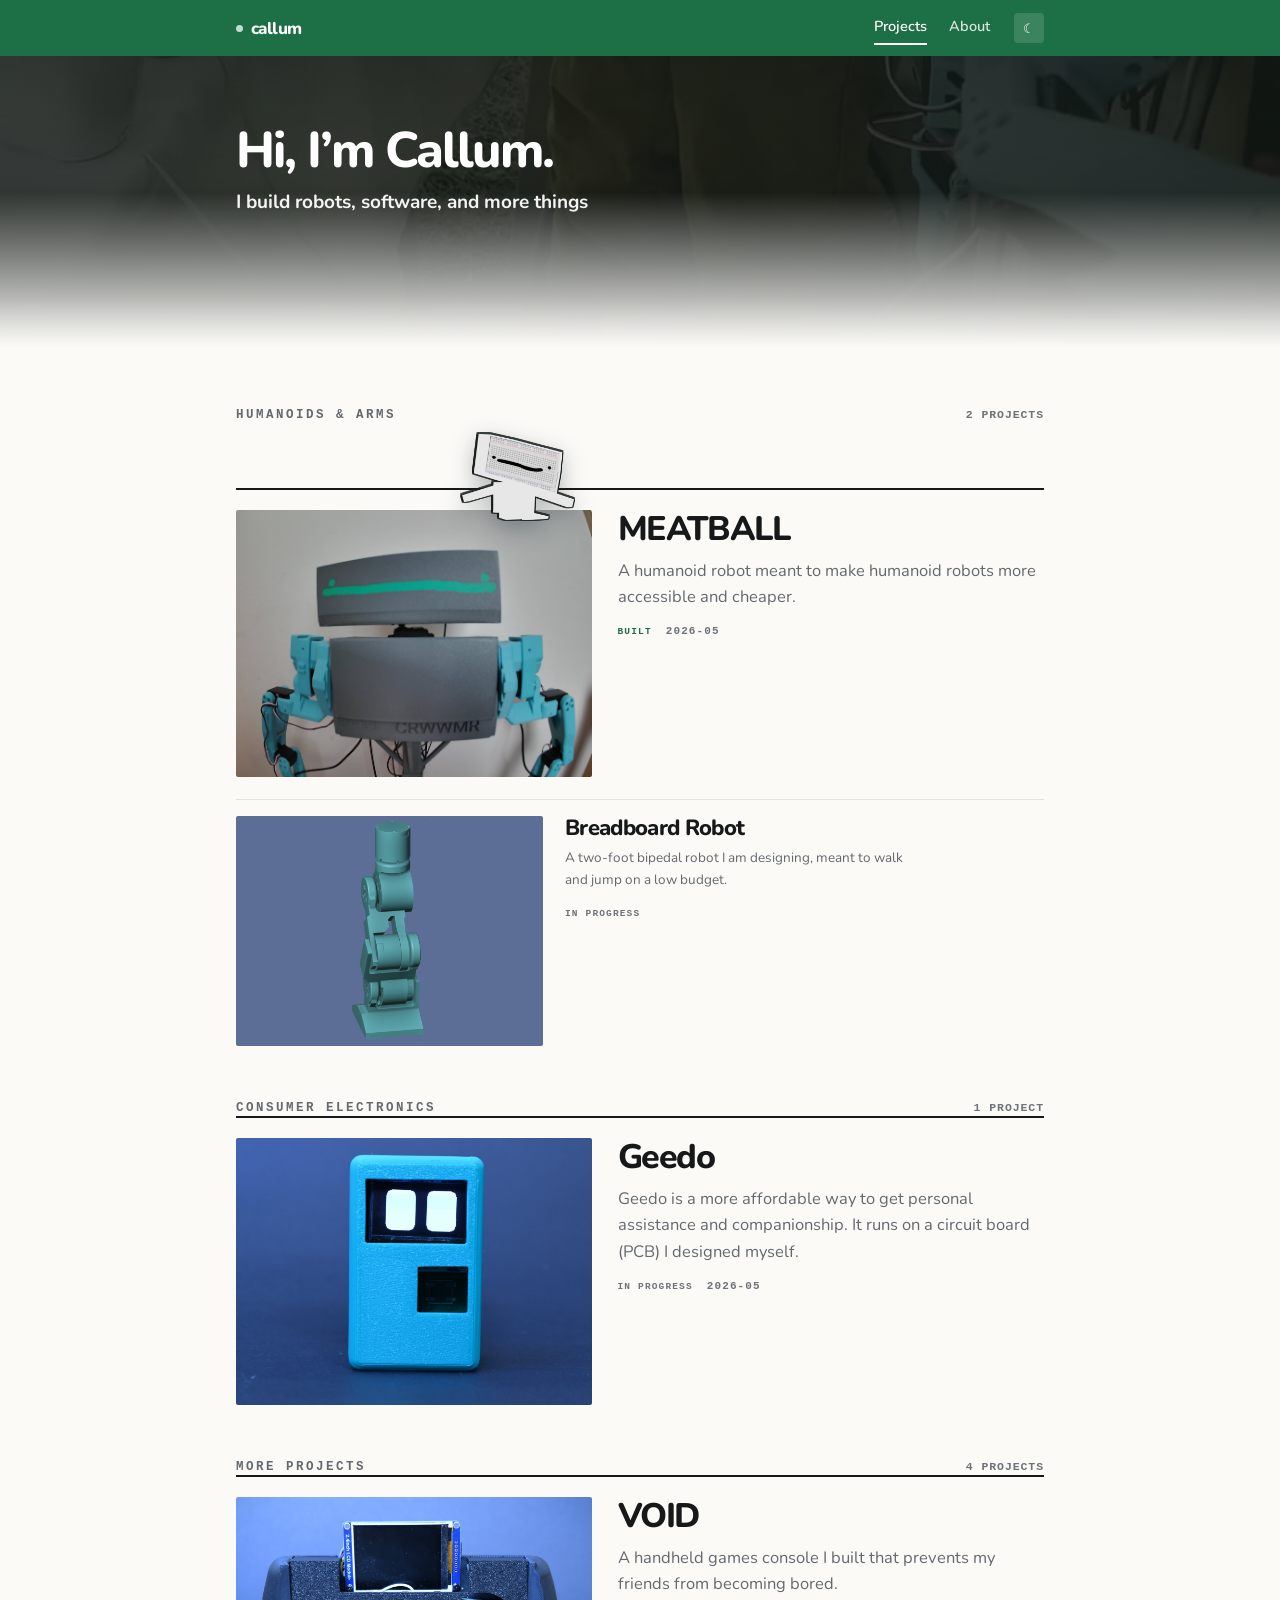
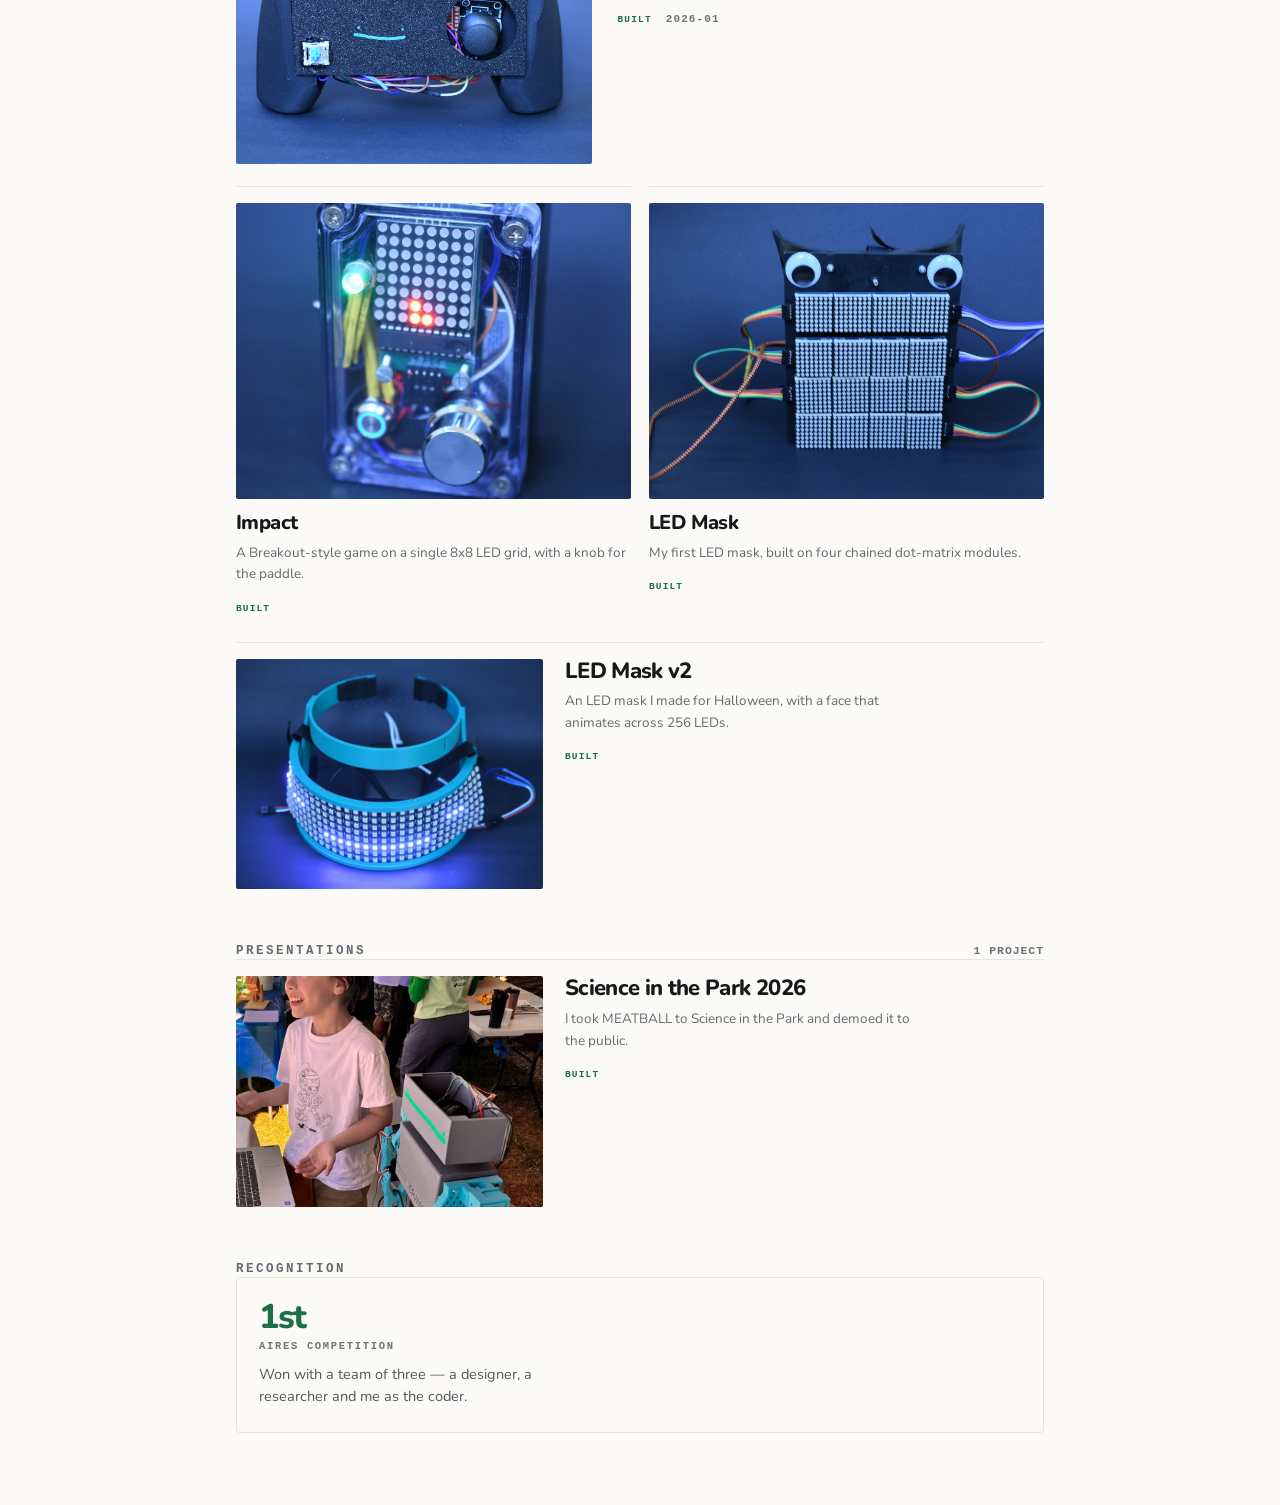
<file: index.html>
<!doctype html>
<html lang="en">
<head>
<meta charset="utf-8">
<meta name="viewport" content="width=device-width, initial-scale=1">
<title>Callum — things I build</title>
<meta name="description" content="Robots, games and tools built by Callum. Project write-ups and a weekly build log.">

<!-- link preview card. when you buy a domain, change the two URLs below to the full https:// address. -->
<meta property="og:title" content="Callum — things I build">
<meta property="og:description" content="Robots, games and tools built by Callum. Project write-ups and a weekly build log.">
<meta property="og:image" content="img/callum.jpg">
<meta property="og:type" content="website">
<meta name="twitter:card" content="summary_large_image">

<link rel="icon" href="favicon.svg" type="image/svg+xml">
<link rel="stylesheet" href="css/style.css">

<!-- sets the theme before the page paints, so it never flashes white then dark -->
<script>(function(){try{var t=localStorage.getItem('theme');document.documentElement.setAttribute('data-theme',t==='dark'?'dark':'light');}catch(e){document.documentElement.setAttribute('data-theme','light');}})();</script>
</head>
<body>
<a class="skip" href="#main">Skip to content</a>
<nav class="nav" id="nav"></nav>

<header class="hero-band">
  <video class="hero-vid" autoplay muted loop playsinline preload="metadata"
         poster="media/hero-poster.jpg" aria-hidden="true" tabindex="-1">
    <source src="media/hero.mp4" type="video/mp4">
  </video>
  <div class="hero-shade"></div>
  <div class="wrap">
    <!-- who I am. no photo for now: SITE.photo is ignored here on purpose -->
    <section class="hero" id="hero"></section>
  </div>
</header>

<main id="main" class="wrap">

  <div id="awards"></div>

  <div id="categories"></div>

  <div id="impact"></div>
</main>


<script src="js/data.js"></script>
<script src="js/site.js"></script>
<script src="js/edit.js" defer></script>
<script>renderNav('index.html'); renderHome(); polish(); reveal();</script>
</body>
</html>
</file>
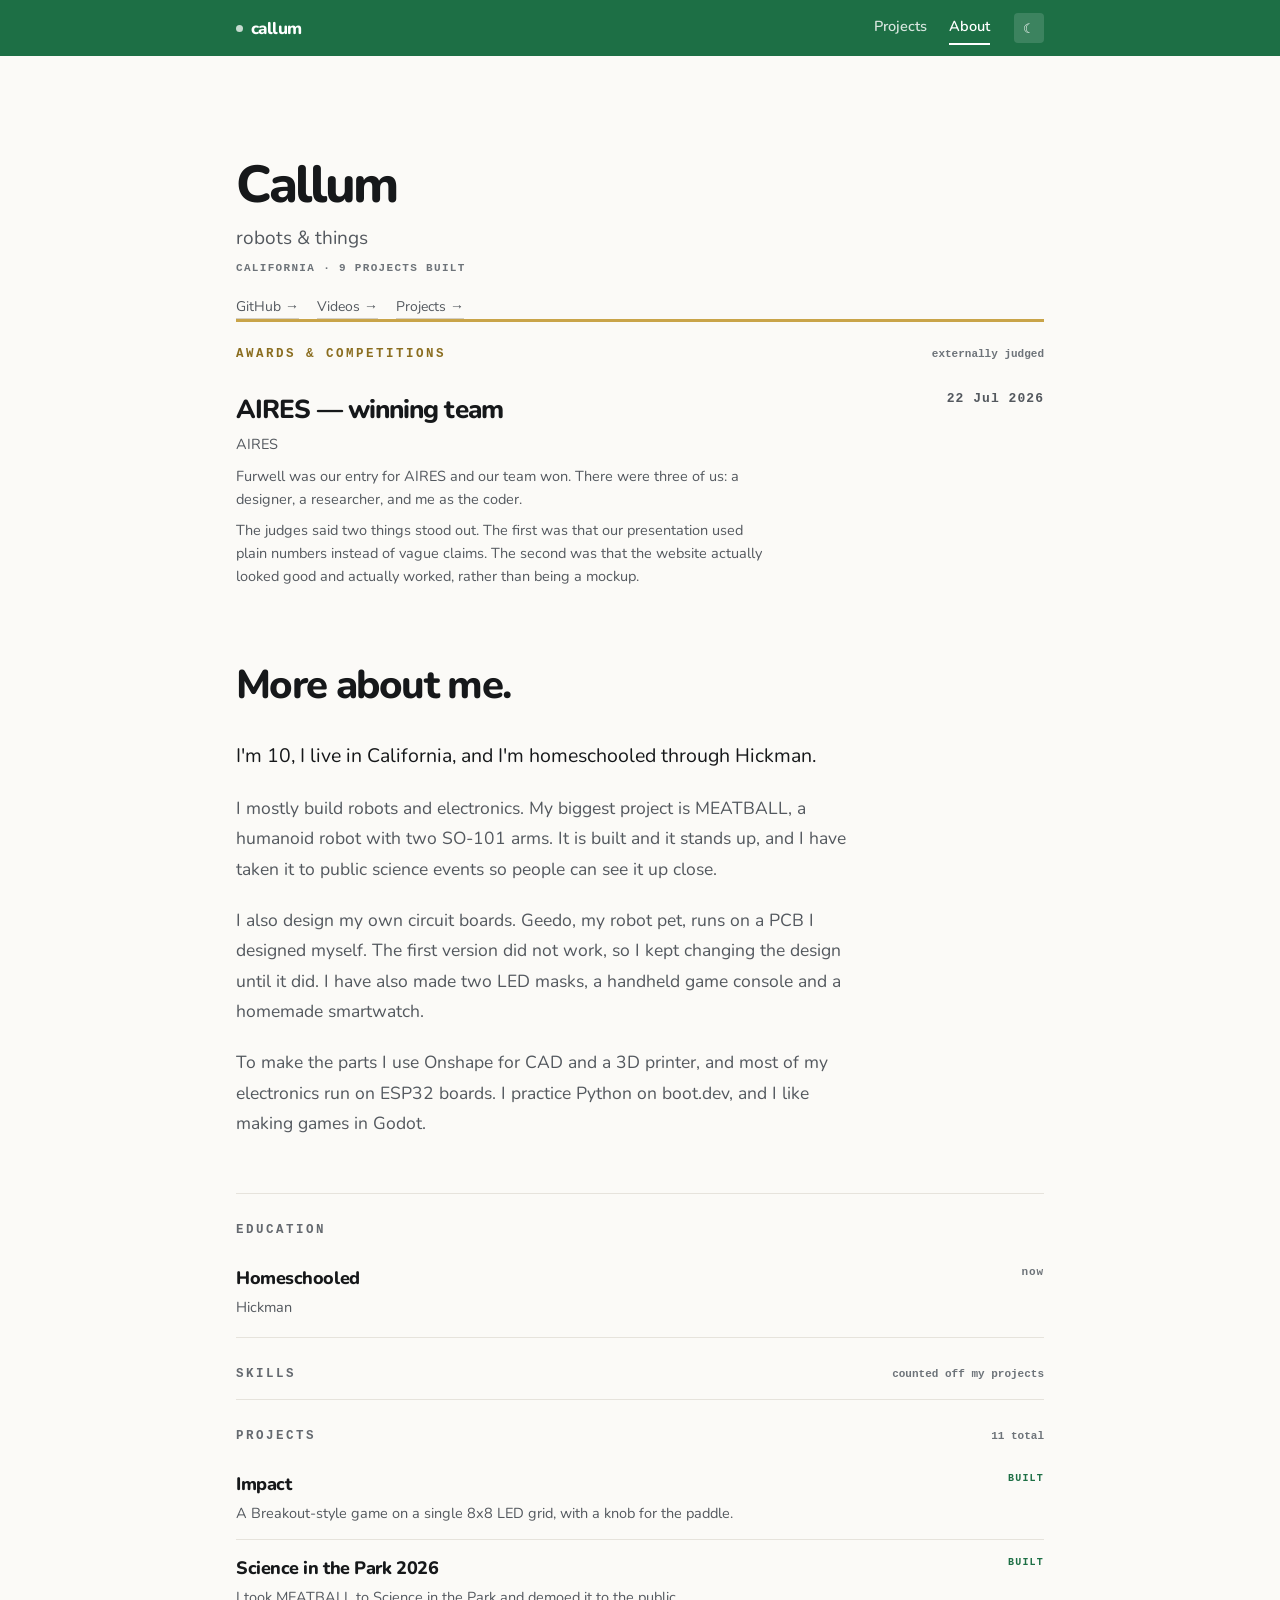
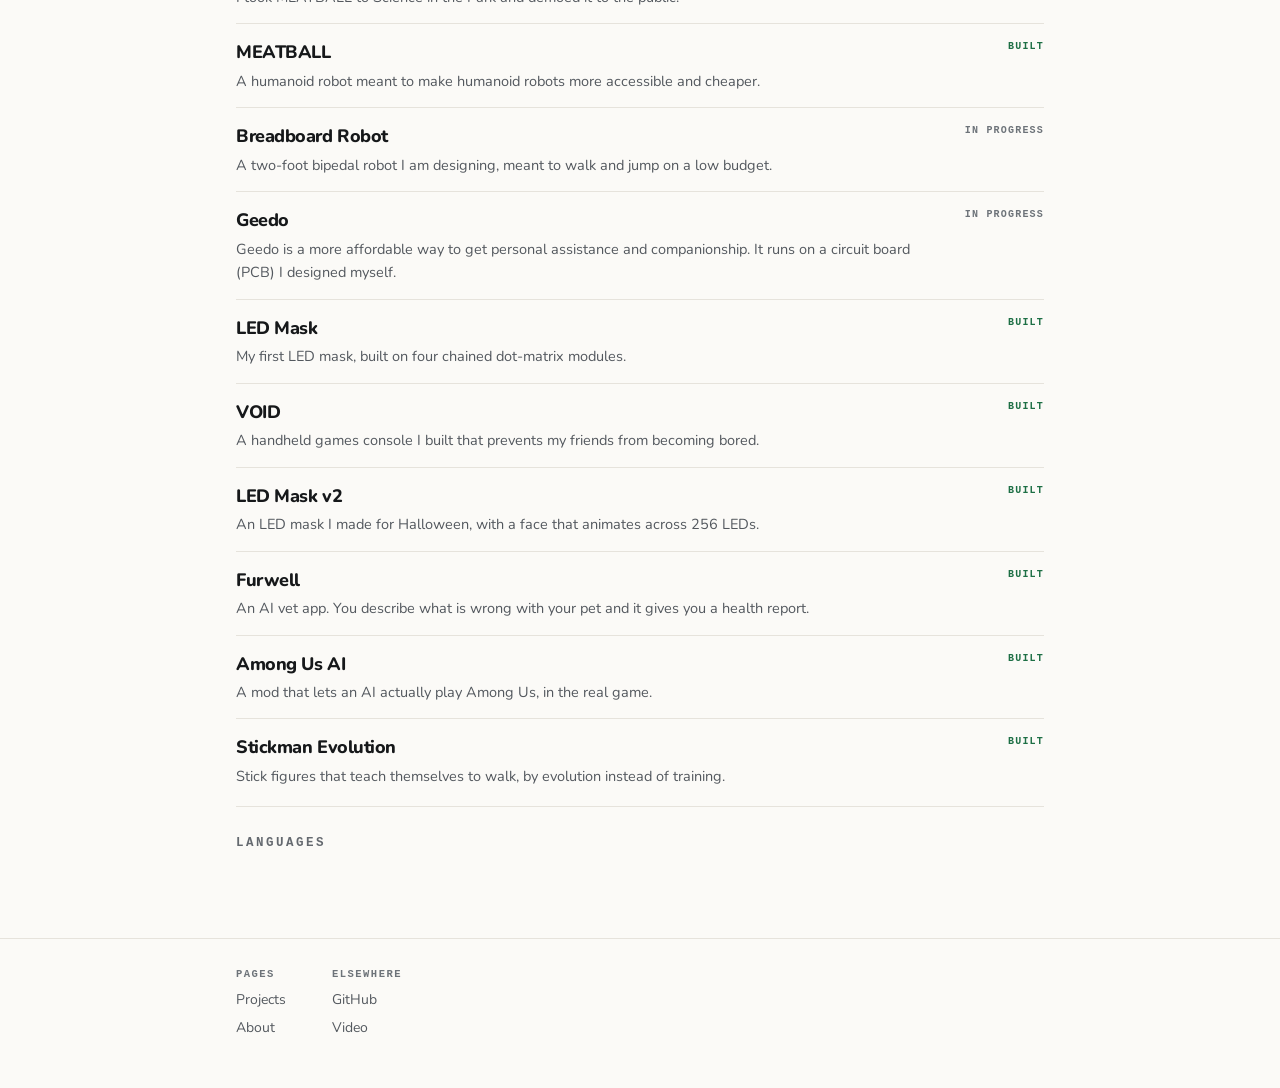
<file: about.html>
<!doctype html>
<html lang="en">
<head>
<meta charset="utf-8">
<meta name="viewport" content="width=device-width, initial-scale=1">
<title>About — Callum</title>
<meta name="description" content="Who I am, how I learn, and what I am looking for in a school.">

<!-- link preview card. when you buy a domain, change the two URLs below to the full https:// address. -->
<meta property="og:title" content="About — Callum">
<meta property="og:description" content="Who I am, how I learn, and what I am looking for in a school.">
<meta property="og:image" content="img/callum.jpg">
<meta property="og:type" content="website">
<meta name="twitter:card" content="summary_large_image">

<link rel="icon" href="favicon.svg" type="image/svg+xml">
<link rel="stylesheet" href="css/style.css">

<!-- sets the theme before the page paints, so it never flashes white then dark -->
<script>(function(){try{var t=localStorage.getItem('theme');document.documentElement.setAttribute('data-theme',t==='dark'?'dark':'light');}catch(e){document.documentElement.setAttribute('data-theme','light');}})();</script>
</head>
<body>
<a class="skip" href="#main">Skip to content</a>
<nav class="nav" id="nav"></nav>
<main id="main" class="wrap">
  <div style="height:56px"></div>
  <div id="about"></div>
</main>
<footer id="foot"></footer>
<script src="js/data.js"></script>
<script src="js/site.js"></script>
<script src="js/edit.js" defer></script>
<script>renderNav('about.html'); renderAbout(); renderFoot(); polish(); reveal('.pid, .yap, .banner, .pcard');</script>
</body>
</html>
</file>
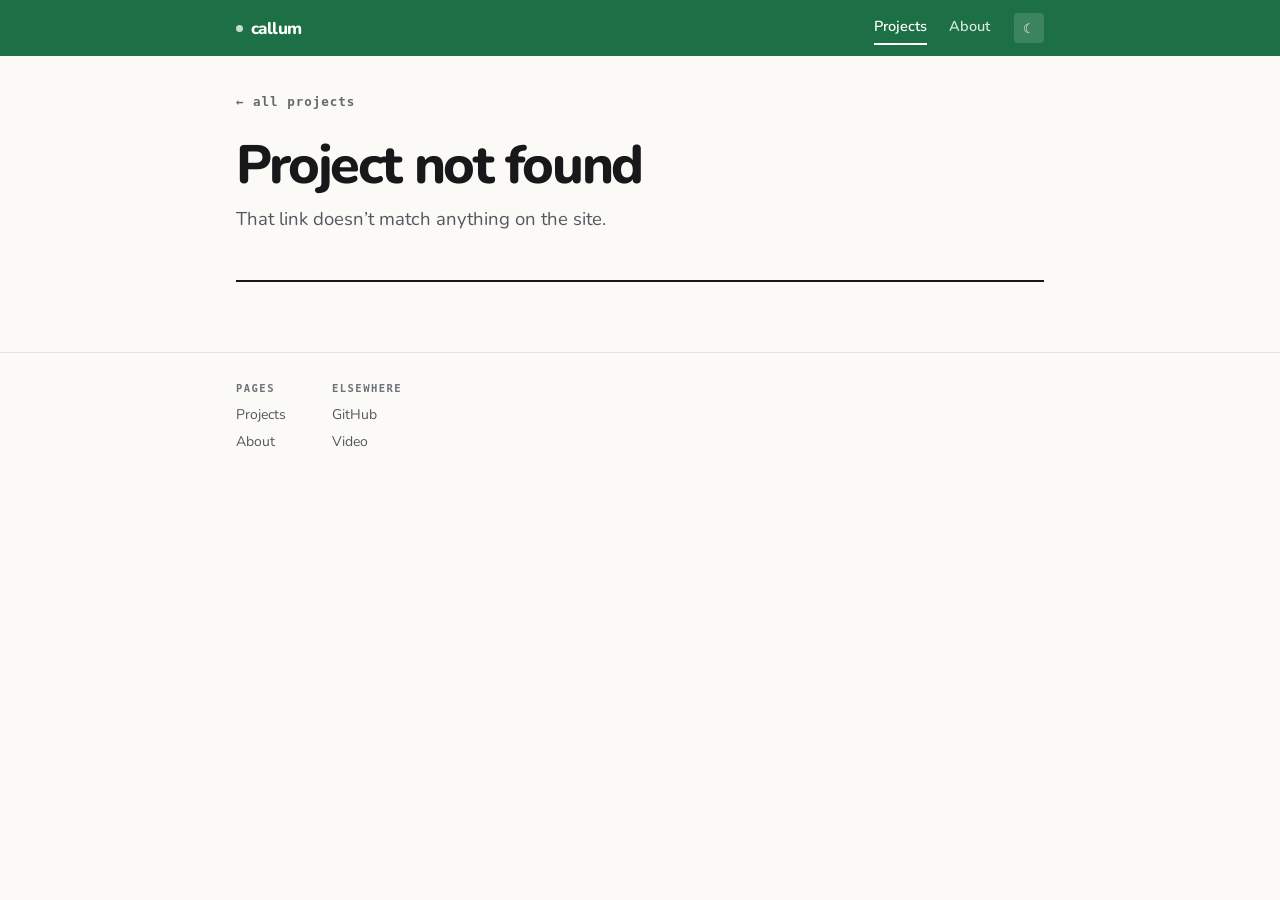
<file: project.html>
<!doctype html>
<html lang="en">
<head>
<meta charset="utf-8">
<meta name="viewport" content="width=device-width, initial-scale=1">
<title>Project — Callum</title>
<meta name="description" content="A project write-up: what I was trying to do, what went wrong, and what I changed.">

<!-- link preview card. when you buy a domain, change the two URLs below to the full https:// address. -->
<meta property="og:title" content="Project — Callum">
<meta property="og:description" content="A project write-up: what I was trying to do, what went wrong, and what I changed.">
<meta property="og:image" content="img/callum.jpg">
<meta property="og:type" content="website">
<meta name="twitter:card" content="summary_large_image">

<link rel="icon" href="favicon.svg" type="image/svg+xml">
<link rel="stylesheet" href="css/style.css">

<!-- sets the theme before the page paints, so it never flashes white then dark -->
<script>(function(){try{var t=localStorage.getItem('theme');document.documentElement.setAttribute('data-theme',t==='dark'?'dark':'light');}catch(e){document.documentElement.setAttribute('data-theme','light');}})();</script>
</head>
<body>
<a class="skip" href="#main">Skip to content</a>
<nav class="nav" id="nav"></nav>
<main id="main" class="wrap">
  <div id="project"></div>
</main>
<footer id="foot"></footer>
<script src="js/data.js"></script>
<script src="js/site.js"></script>
<script src="js/edit.js" defer></script>
<script>renderNav('index.html'); renderProject(); wireTabs(); fitGallery(); wireLightbox(); renderFoot(); polish(); reveal();</script>
</body>
</html>
</file>
<file: css/style.css>
/* ============================================================
   Index — flat paper, type-led. No cards, no glass, no images.
   Light by default; dark on <html data-theme="dark">.
   ============================================================ */

@font-face{font-family:Nunito;src:url(../fonts/nunito-latin.woff2) format('woff2');
  font-weight:400 800;font-display:swap;
  unicode-range:U+0000-00FF,U+0131,U+0152-0153,U+02BB-02BC,U+02C6,U+02DA,U+02DC,U+0304,U+0308,U+0329,U+2000-206F,U+20AC,U+2122,U+2191,U+2193,U+2212,U+2215,U+FEFF,U+FFFD;}
@font-face{font-family:Nunito;src:url(../fonts/nunito-latin-ext.woff2) format('woff2');
  font-weight:400 800;font-display:swap;
  unicode-range:U+0100-02BA,U+02BD-02C5,U+02C7-02CC,U+02CE-02D7,U+02DD-02FF,U+1D00-1DBF,U+1E00-1E9F,U+1EF2-1EFF,U+2020,U+20A0-20AB,U+20AD-20C0,U+2113,U+2C60-2C7F,U+A720-A7FF;}

:root {
  --paper:   #fbfaf7;
  --ink:     #16181a;
  --ink-mid: #53585e;
  --ink-dim: #64696f;
  --ink-faint:#6d7379;
  --rule:    #e6e3dc;
  --rule-hi: #d3cfc6;
  --accent:  #1d6f45;
  --nav-bg:  #1d6f45;
  --nav-ink: #ffffff;
  --on-accent: #ffffff;
  --accent-bg:#eaf3ee;
  --warn:    #8a5800;
  --warn-bg: #faf3e4;
  --warn-ln: #e0cda2;

  --sans: Nunito, -apple-system, BlinkMacSystemFont, "Segoe UI", sans-serif;
  --mono: ui-monospace, "SF Mono", SFMono-Regular, Menlo, Consolas, monospace;
  --ease: cubic-bezier(.4,0,.2,1);
}

html[data-theme="dark"] {
  --paper:   #121312;
  --ink:     #f0efea;
  --ink-mid: #b0b5b2;
  --ink-dim: #939996;
  --ink-faint:#7d837f;
  --rule:    #2a2c2a;
  --rule-hi: #3b3e3c;
  --accent:  #5fd394;
  --nav-bg:  #17201b;
  --nav-ink: #f0efea;
  --on-accent: #0c1a12;
  --accent-bg:rgba(95,211,148,.10);
  --warn:    #e0a83a;
  --warn-bg: rgba(224,168,58,.09);
  --warn-ln: rgba(224,168,58,.3);
}

* { box-sizing: border-box; }
html { scroll-behavior: smooth; background: var(--paper); }
body {
  margin: 0; background: var(--paper); color: var(--ink);
  font-family: var(--sans); font-size: 16px; line-height: 1.6;
  -webkit-font-smoothing: antialiased;
}
a { color: var(--accent); text-decoration: none; }
a:hover { text-decoration: underline; }

.wrap { max-width: 860px; margin: 0 auto; padding: 0 26px; }
.wrap.narrow { max-width: 700px; }
.ambient { display: none; }

/* ---------------- nav (other pages) ---------------- */

.nav { border-bottom: 1px solid var(--rule); }
.nav .bar, .nav .wrap { display: flex; align-items: center; height: 62px;
  max-width: 860px; margin: 0 auto; padding: 0 26px; }
.nav .brand { font: 800 15px/1 var(--mono); letter-spacing: -.02em; color: var(--ink);
  display: flex; align-items: center; gap: 8px; }
.nav .brand:hover { text-decoration: none; }
.nav .brand .dot { width: 7px; height: 7px; border-radius: 50%; background: var(--accent); }
.nav .links { margin-left: auto; display: flex; align-items: center; gap: 20px; }
.nav .links a { color: var(--ink-dim); font-size: 14px; }
.nav .links a:hover, .nav .links a.on { color: var(--ink); text-decoration: none; }
.themer { margin-left: 4px; background: none; border: 1px solid var(--rule);
  border-radius: 6px; width: 30px; height: 30px; cursor: pointer; color: var(--ink-dim);
  display: grid; place-items: center; padding: 0; font-size: 13px; }
.themer:hover { color: var(--ink); border-color: var(--rule-hi); }

/* ---------------- category headings ---------------- */

.sec-head {
  display: flex; align-items: baseline;
  font: 800 12.5px/1 var(--mono); letter-spacing: .2em; text-transform: uppercase;
  color: var(--ink-dim); margin: 52px 0 2px;
}
.sec-head h2 { font: inherit; margin: 0; letter-spacing: inherit; }
.sec-head .count, .sec-head .more {
  margin-left: auto; font: 700 11.5px/1 var(--mono); letter-spacing: .08em; color: var(--ink-faint);
}
#categories > .sec-head:first-child { margin-top: 56px; }
.cat-blurb { margin: 10px 0 0; color: var(--ink-mid); font-size: 15px; max-width: 60ch; }

/* ---------------- the index rows ---------------- */

.grid { display: block; }

.card {
  display: flex; align-items: baseline; gap: 14px; flex-wrap: wrap;
  padding: 19px 2px; border-bottom: 1px solid var(--rule);
  color: inherit; transition: padding-left .25s var(--ease);
}
.card:hover { text-decoration: none; padding-left: 11px; }
.card b { font-size: 27px; font-weight: 800; letter-spacing: -.035em; line-height: 1.15; }
.card:hover b { color: var(--accent); }
.card s { text-decoration: none; font-size: 14.5px; color: var(--ink-dim); flex: 1; min-width: 12ch; }
.card em {
  font-style: normal; font: 700 10px/1 var(--mono); letter-spacing: .12em;
  text-transform: uppercase; color: var(--ink-faint); white-space: nowrap;
}
.card em.built { color: var(--accent); }
.art, .featured, .belt, .stats, .peek { display: none; }

/* ---------------- page heads ---------------- */

.page-head { padding: 56px 0 10px; }
.page-head h1 { font-size: clamp(32px,5vw,46px); font-weight: 800; letter-spacing: -.04em;
  margin: 0 0 12px; line-height: 1.06; }
.page-head .sub { font-size: 17px; color: var(--ink-mid); margin: 0; max-width: 60ch; }

.hero { padding: 56px 0 10px; }
.hero .portrait { display: none; }
.hero h1 { font-size: clamp(32px,5.4vw,50px); font-weight: 800; letter-spacing: -.04em;
  margin: 0 0 10px; line-height: 1.06; }
.hero .role { font-size: 19px; font-weight: 700; color: var(--ink-mid); margin: 0 0 18px; }
.hero .intro { font-size: 17px; color: var(--ink-mid); max-width: 58ch; }
.hero .intro p { margin: 0 0 12px; }

.quick { display: flex; flex-wrap: wrap; gap: 18px; margin-top: 22px; }
.quick a { font-size: 14px; color: var(--ink-mid); border-bottom: 1px solid var(--rule-hi); }
.quick a:hover { color: var(--accent); border-color: var(--accent); text-decoration: none; }
.quick span { font-size: 14px; color: var(--ink-faint); }

/* ---------------- project page ---------------- */

.back { font: 700 12.5px/1 var(--mono); letter-spacing: .08em; color: var(--ink-dim);
  display: inline-block; margin: 40px 0 28px; }
.back:hover { color: var(--accent); text-decoration: none; }

.p-head { padding-bottom: 26px; border-bottom: 2px solid var(--ink); }
.p-head h1 { font-size: clamp(34px,6vw,54px); font-weight: 800; letter-spacing: -.045em;
  margin: 0 0 12px; line-height: 1.04; }
.p-head .tagline { font-size: 18.5px; color: var(--ink-mid); margin: 0 0 20px; max-width: 58ch; }
.p-meta { display: flex; flex-wrap: wrap; gap: 16px; align-items: baseline; }
.p-meta .btn, .p-meta .status {
  font: 700 11px/1 var(--mono); letter-spacing: .12em; text-transform: uppercase;
  color: var(--ink-faint); padding: 0; border: 0; background: none;
}
.p-meta .status.built { color: var(--accent); }
.p-meta a.btn { color: var(--ink-mid); border-bottom: 1px solid var(--rule-hi); padding-bottom: 2px; }
.p-meta a.btn:hover { color: var(--accent); border-color: var(--accent); text-decoration: none; }

.p-hero { max-width: 100%; max-height: 420px; width: auto; margin: 30px auto 0;
  display: block; border: 1px solid var(--rule); }

.step { padding: 34px 0; border-bottom: 1px solid var(--rule); }
.step:last-child { border-bottom: 0; }
.step .num { font: 700 11px/1 var(--mono); letter-spacing: .18em; color: var(--ink-faint); }
.step h2 { font-size: 24px; font-weight: 800; letter-spacing: -.035em; margin: 8px 0 14px; }
.step p { margin: 0 0 14px; max-width: 64ch; color: var(--ink-mid); }
.step p:last-child { margin-bottom: 0; }
.step.key { border-left: 3px solid var(--accent); padding-left: 22px; margin-left: -25px; }
.step.key h2 { color: var(--accent); }
.step.key p { color: var(--ink); }

.p-nav { display: flex; justify-content: space-between; gap: 16px; margin-top: 40px;
  padding-top: 26px; border-top: 1px solid var(--rule); font-size: 14px; }
.p-nav a { color: var(--ink-dim); }
.p-nav a:hover { color: var(--accent); text-decoration: none; }

.shots { display: grid; gap: 14px; margin-top: 20px;
  grid-template-columns: repeat(auto-fit, minmax(180px,1fr)); }
.shots figure { margin: 0; }
.shots img { width: 100%; aspect-ratio: 4/3; object-fit: cover; display: block;
  border: 1px solid var(--rule); }
.shots figcaption { font: 700 10.5px/1 var(--mono); letter-spacing: .1em; text-transform: uppercase;
  color: var(--ink-faint); margin-top: 8px; }

/* ---------------- log / talks / profile ---------------- */

.entry { padding: 30px 0; border-bottom: 1px solid var(--rule); }
.entry:last-child { border-bottom: 0; }
.entry .date { font: 700 11px/1 var(--mono); letter-spacing: .12em; color: var(--ink-faint); }
.entry .mins { font: 700 10px/1 var(--mono); letter-spacing: .1em; text-transform: uppercase;
  color: var(--ink-faint); margin: 8px 0 0; }
.entry h2 { font-size: 23px; font-weight: 800; letter-spacing: -.035em; margin: 8px 0 12px; }
.entry p { margin: 0 0 14px; max-width: 64ch; color: var(--ink-mid); }

.talks { display: block; }
.talk { padding: 22px 0; border-bottom: 1px solid var(--rule); }
.talk .thumb { display: none; }
.talk h3 { font-size: 21px; font-weight: 800; letter-spacing: -.03em; margin: 0 0 5px; }
.talk .when { font: 700 10.5px/1 var(--mono); letter-spacing: .1em; text-transform: uppercase;
  color: var(--ink-faint); margin-bottom: 10px; }
.talk p { margin: 0 0 12px; font-size: 14.5px; color: var(--ink-mid); }

.pid { padding-top: 46px; }
.pid .cover, .pid .avatar { display: none; }
.pid-body { display: block; }
.pid-text h1 { font-size: clamp(34px,5.6vw,52px); font-weight: 800; letter-spacing: -.045em;
  margin: 0 0 10px; line-height: 1.05; }
.pid-text .headline { font-size: 19px; color: var(--ink-mid); margin: 0 0 10px; max-width: 54ch; }
.pid-text .meta { font: 700 11px/1 var(--mono); letter-spacing: .12em; text-transform: uppercase;
  color: var(--ink-faint); margin: 0; }

.banner { margin-top: 24px; padding: 16px 0 16px 20px; border-left: 3px solid var(--accent); }
.banner .k { font: 700 10.5px/1 var(--mono); letter-spacing: .14em; text-transform: uppercase; color: var(--accent); }
.banner p { margin: 6px 0 0; }

.yap { padding: 46px 0 34px; max-width: 62ch; }
.yap h2 { font-size: clamp(28px,4.2vw,40px); font-weight: 800; letter-spacing: -.04em; margin: 0 0 22px; }
.yap p { font-size: 17.5px; line-height: 1.75; margin: 0 0 20px; color: var(--ink-mid); }
.yap p:first-of-type { font-size: 19.5px; color: var(--ink); }

.pcard { padding: 30px 0 4px; border-top: 1px solid var(--rule); }
.pcard-head { display: flex; align-items: baseline; margin-bottom: 14px; }
.pcard-head h2 { font: 800 12.5px/1 var(--mono); letter-spacing: .2em; text-transform: uppercase;
  color: var(--ink-dim); margin: 0; }
.pcard-head .note { margin-left: auto; font: 700 11px/1 var(--mono); color: var(--ink-faint); }
.row { display: flex; gap: 20px; padding: 14px 0; border-bottom: 1px solid var(--rule); }
.row:last-child { border-bottom: 0; }
.row-main { flex: 1; min-width: 0; }
.row-main h3 { font-size: 18px; font-weight: 800; letter-spacing: -.025em; margin: 0 0 3px; }
.row-main .org { font-size: 14.5px; color: var(--ink-mid); }
.row-main p { margin: 8px 0 0; font-size: 14.5px; color: var(--ink-mid); max-width: 60ch; }
.row-when { flex: none; font: 700 11px/1 var(--mono); letter-spacing: .08em; color: var(--ink-faint);
  text-align: right; padding-top: 3px; }
a.row { color: inherit; transition: padding-left .25s var(--ease); }
a.row:hover { text-decoration: none; padding-left: 9px; }
a.row:hover h3 { color: var(--accent); }
.status { font: 700 10px/1 var(--mono); letter-spacing: .12em; text-transform: uppercase;
  color: var(--ink-faint); }
.status.built { color: var(--accent); }
.tags { display: flex; flex-wrap: wrap; gap: 10px; }
.tags span { font: 700 10.5px/1 var(--mono); letter-spacing: .08em; color: var(--ink-faint); }
.belt .t { font-size: 14px; color: var(--ink-mid); }

/* ---------------- todo ---------------- */

.todo { display: block; font: 12.5px/1.7 var(--mono); color: var(--warn);
  background: var(--warn-bg); border-left: 3px solid var(--warn-ln); padding: 10px 14px; }

/* ---------------- footer ---------------- */

.foot { margin-top: 70px; border-top: 1px solid var(--rule); }
.foot .wrap { padding: 30px 26px 44px; display: flex; gap: 46px; flex-wrap: wrap; }
.foot .col h4 { font: 700 10.5px/1 var(--mono); letter-spacing: .14em; text-transform: uppercase;
  color: var(--ink-faint); margin: 0 0 10px; }
.foot .col a, .foot .col span { display: block; font-size: 14px; color: var(--ink-mid); margin-bottom: 5px; }
.foot .col a:hover { color: var(--accent); text-decoration: none; }
.foot .sig { margin-left: auto; font-size: 13px; color: var(--ink-faint); align-self: flex-end;
  text-align: right; line-height: 1.7; }

/* ---------------- chrome ---------------- */

.totop { position: fixed; right: 20px; bottom: 20px; z-index: 40;
  width: 38px; height: 38px; border-radius: 50%; cursor: pointer; font-size: 15px;
  color: var(--ink-dim); background: var(--paper); border: 1px solid var(--rule-hi);
  opacity: 0; visibility: hidden; transition: opacity .25s, visibility .25s; }
.totop.show { opacity: 1; visibility: visible; }
.totop:hover { color: var(--accent); border-color: var(--accent); }

img { opacity: 0; transition: opacity .4s var(--ease); }
img.ready { opacity: 1; }

:focus { outline: none; }
:focus-visible { outline: 2px solid var(--accent); outline-offset: 3px; }
.skip { position: absolute; left: 12px; top: -60px; z-index: 100; padding: 10px 16px;
  background: var(--paper); color: var(--ink); border: 1px solid var(--rule-hi); }
.skip:focus { top: 12px; text-decoration: none; }

::selection { background: var(--accent); color: var(--paper); }

.rise { opacity: 0; transform: translateY(8px); }
.rise.in { opacity: 1; transform: none; transition: opacity .45s var(--ease), transform .45s var(--ease); }

@media (max-width: 600px) {
  .wrap { padding: 0 18px; }
  .card { gap: 8px; padding: 16px 2px; }
  .card b { font-size: 22px; }
  .card s { flex-basis: 100%; }
  .step.key { margin-left: 0; padding-left: 16px; }
  .foot .sig { margin-left: 0; text-align: left; }
}

@media (prefers-reduced-motion: reduce) {
  *, *::before, *::after { transition-duration: .01ms !important; animation-duration: .01ms !important; }
  .rise { opacity: 1; transform: none; }
}

@media print {
  .nav, .totop, .skip, .p-nav, .quick { display: none !important; }
  html, body { background: #fff !important; color: #000 !important; }
  .rise { opacity: 1 !important; transform: none !important; }
  a { color: #000 !important; }
  .step, .entry, .card { break-inside: avoid; }
}

/* the optional "Right now:" line under the intro on the home page */
.hero .now { font-size: 15px; color: var(--ink-mid); margin: 4px 0 0; }
.hero .now b { font-weight: 800; }

/* ============================================================
   v2: image-topped cards + featured lead (MIT-style)
   ============================================================ */

/* the image/placeholder block that sits above everything */
.art, .feat-art {
  background-size: cover; background-position: center;
  background-color: var(--rule);
}
/* generated placeholder for projects without a photo yet */
.art:not(.has-img), .feat-art:not(.has-img) {
  background-image:
    radial-gradient(circle at 1.5px 1.5px, rgba(255,255,255,.35) 1.3px, transparent 0),
    linear-gradient(145deg, hsl(var(--h,150) 32% 60%), hsl(calc(var(--h,150) + 34) 30% 44%));
  background-size: 12px 12px, cover;
}
html[data-theme="dark"] .art:not(.has-img),
html[data-theme="dark"] .feat-art:not(.has-img) {
  background-image:
    radial-gradient(circle at 1.5px 1.5px, rgba(255,255,255,.1) 1.3px, transparent 0),
    linear-gradient(145deg, hsl(var(--h,150) 26% 26%), hsl(calc(var(--h,150) + 34) 24% 17%));
  background-size: 12px 12px, cover;
}

/* ---- featured lead ---- */
.feat-row {
  /* top margin leaves headroom for the breadboard guy sitting on the lead card */
  display: grid; gap: 20px; margin: 78px 0 8px;
  grid-template-columns: repeat(auto-fit, minmax(300px, 1fr));
}
.feat {
  display: block; color: inherit; border: 1px solid var(--rule);
  border-radius: 4px; overflow: hidden; background: var(--paper);
  transition: border-color .2s var(--ease);
}
.feat:hover { text-decoration: none; border-color: var(--ink); }
.feat-art { width: 100%; aspect-ratio: 16/10; display: block; }
.feat-text { padding: 18px 20px 20px; }
.feat-text b { display: block; font-size: 25px; font-weight: 800; letter-spacing: -.035em; }
.feat-text s { display: block; text-decoration: none; font-size: 15px; color: var(--ink-mid); margin: 6px 0 12px; }
.feat-text .go { font: 700 12px/1 var(--mono); letter-spacing: .08em; color: var(--accent); }

/* ---- category grid: cards get an image on top ---- */
.grid { display: grid; grid-template-columns: repeat(2, 1fr); gap: 18px; align-items: start; }
.card {
  display: block; flex-direction: unset; align-items: unset; flex-wrap: unset;
  padding: 0; border-bottom: 0; border: 1px solid var(--rule); border-radius: 4px;
  overflow: hidden; background: var(--paper);
  transition: border-color .2s var(--ease), padding 0s;
}
.card:hover { padding-left: 0; border-color: var(--ink); }
.card .art { width: 100%; aspect-ratio: 16/10; display: block; }
.card-text { padding: 13px 15px 16px; }
.card-text b { font-size: 18px; font-weight: 800; letter-spacing: -.03em; line-height: 1.15; }
.card:hover .card-text b { color: var(--accent); }
.card-text s { display: block; text-decoration: none; font-size: 13.5px; color: var(--ink-dim); margin: 4px 0 9px; }
.card-text em { font-style: normal; font: 700 9.5px/1 var(--mono); letter-spacing: .12em; text-transform: uppercase; color: var(--ink-faint); }
.card-text em.built { color: var(--accent); }

@media (max-width: 600px) {
  .grid { grid-template-columns: repeat(auto-fill, minmax(150px, 1fr)); gap: 12px; }
  .card-text b { font-size: 15px; }
  .feat-text b { font-size: 21px; }
}

/* ============================================================
   v2: MIT-style nav bar + award strip
   ============================================================ */

.nav {
  background: var(--nav-bg);
  border-bottom: 0;
  position: sticky; top: 0; z-index: 30;
}
.nav .bar {
  display: flex; align-items: center; gap: 26px;
  max-width: 860px; margin: 0 auto; padding: 0 26px;
  height: 56px;
}
.nav .brand {
  font: 800 17px/1 var(--sans); letter-spacing: -.03em;
  color: var(--nav-ink); display: flex; align-items: center; gap: 8px; flex: none;
}
.nav .brand:hover { text-decoration: none; opacity: .85; }
.nav .brand .dot { width: 7px; height: 7px; border-radius: 50%; background: var(--nav-ink); opacity: .75; }

.nav .links { margin-left: auto; display: flex; align-items: center; gap: 22px; }
.nav .links a {
  color: color-mix(in srgb, var(--nav-ink) 82%, transparent); font-size: 14.5px; font-weight: 600;
  padding: 4px 0; border-bottom: 2px solid transparent;
}
.nav .links a:hover { color: var(--nav-ink); text-decoration: none; border-bottom-color: color-mix(in srgb, var(--nav-ink) 60%, transparent); }
.nav .links a.on { color: var(--nav-ink); border-bottom-color: var(--nav-ink); }

.nav .themer {
  margin-left: 2px; width: 30px; height: 30px; border-radius: 4px;
  background: color-mix(in srgb, var(--nav-ink) 14%, transparent); border: 0; color: var(--nav-ink); cursor: pointer;
  display: grid; place-items: center; font-size: 13px; padding: 0;
}
.nav .themer:hover { background: color-mix(in srgb, var(--nav-ink) 26%, transparent); color: var(--nav-ink); }

/* ---- award strip ---- */
.awards { display: flex; flex-wrap: wrap; gap: 12px; margin: 30px 0 4px; }
.award {
  display: flex; align-items: baseline; gap: 11px;
  padding: 11px 16px; border: 1px solid var(--accent);
  border-radius: 4px; color: inherit; background: var(--accent-bg);
  transition: background .2s var(--ease);
}
.award:hover { text-decoration: none; background: var(--accent); }
.award:hover .k, .award:hover b, .award:hover i { color: var(--on-accent); }
.award .k {
  font: 700 10px/1 var(--mono); letter-spacing: .16em; text-transform: uppercase;
  color: var(--accent);
}
.award b { font-size: 15.5px; font-weight: 800; letter-spacing: -.02em; }
.award i { font-style: normal; font: 700 12px/1 var(--mono); color: var(--ink-dim); }

@media (max-width: 600px) {
  .nav .bar { gap: 14px; padding: 0 18px; height: 52px; }
  .nav .links { gap: 14px; }
  .nav .links a { font-size: 13px; }
  .nav .brand { font-size: 15px; }
}

/* ============================================================
   v2: looping video band behind the hero
   ============================================================ */

.hero-band {
  position: relative;
  overflow: hidden;
  /* matches the video so there's no flash before it loads — and fades out
     at the same point the video does, or it fills straight back in */
  background: linear-gradient(180deg, #2b2f2c 0%, #2b2f2c 40%, var(--paper) 97%);
  isolation: isolate;
}
.hero-vid {
  position: absolute; inset: 0;
  width: 100%; height: 100%;
  object-fit: cover;
  z-index: -2;
  opacity: 1;                          /* overrides the global img/video fade-in */
  pointer-events: none;
}
/* darkens the video so the text always wins, whatever frame is showing */
.hero-shade {
  position: absolute; inset: 0; z-index: -1; pointer-events: none;
  background:
    /* bottom edge dissolves into the page below, so the band has no hard line */
    linear-gradient(180deg, transparent 46%, var(--paper) 98%),
    linear-gradient(180deg, rgba(18,24,20,.62) 0%, rgba(18,24,20,.76) 82%, rgba(18,24,20,0) 100%),
    radial-gradient(120% 90% at 20% 40%, rgba(18,24,20,.32), rgba(18,24,20,.85));
}
/* the video itself fades out too, or its dots show through the paper fade */
.hero-vid {
  -webkit-mask-image: linear-gradient(180deg, #000 44%, transparent 96%);
          mask-image: linear-gradient(180deg, #000 44%, transparent 96%);
}

/* the hero text sits on dark now, so it flips to light ink */
.hero-band .hero { padding: 68px 0 118px; }
.hero-band .hero h1 { color: #ffffff; }
.hero-band .hero .role { color: rgba(255,255,255,.94); }
.hero-band .hero .intro { color: rgba(255,255,255,.94); }
.hero-band .hero .intro p { color: inherit; }
.hero-band .hero .now { color: rgba(255,255,255,.94); }
.hero-band .hero .now b { color: #fff; }

/* the award strip moves up against the dark band nicely */
#awards { display: none; }

@media (max-width: 600px) {
  .hero-band .hero { padding: 44px 0 86px; }
}

/* someone who asked for less motion gets the still poster frame */
@media (prefers-reduced-motion: reduce) {
  .hero-vid { display: none; }
  .hero-band {
    background:
      linear-gradient(180deg, transparent 40%, var(--paper) 97%),
      url("../media/hero-poster.jpg") center/cover no-repeat,
      #2b2f2c;
  }
}

/* ============================================================
   the breadboard guy, sitting on the edge of the lead card
   ============================================================ */

.feat.has-perch { overflow: visible; }      /* let him hang over the top edge */
.feat.has-perch .feat-art { border-radius: 4px 4px 0 0; }

.perch {
  position: absolute;
  right: 26px;
  top: -78px;                /* bottom edge lands on the card top — he sits on it */
  width: 112px;
  height: auto;
  z-index: 2;
  opacity: 1;                /* overrides the global img fade-in */
  pointer-events: none;
  --line: rgba(22,28,25,.85);
  filter:
    drop-shadow( 1.5px 0 0 var(--line)) drop-shadow(-1.5px 0 0 var(--line))
    drop-shadow(0  1.5px 0 var(--line)) drop-shadow(0 -1.5px 0 var(--line))
    drop-shadow(0 7px 11px rgba(16,24,40,.28));
  transition: transform .5s cubic-bezier(.32,1.16,.48,1);
}
.feat.has-perch:hover .perch { transform: translateY(-5px) rotate(-3deg); }

/* .feat needs to be a positioning context for him */
.feat { position: relative; }

html[data-theme="dark"] .perch { --line: rgba(0,0,0,.8); }

@media (max-width: 600px) {
  .perch { width: 74px; top: -52px; right: 14px; }
}

/* ============================================================
   the award, leading the hero — judged by someone else, so it
   gets the top of the page
   ============================================================ */

.laurel {
  display: inline-flex; align-items: center; gap: 0;
  margin: 0 0 26px;
  color: inherit;
  border: 1px solid rgba(232,200,121,.55);
  border-radius: 3px;
  background: rgba(232,200,121,.10);
  overflow: hidden;
  transition: border-color .25s var(--ease), background .25s var(--ease);
}
.laurel:hover { text-decoration: none; border-color: #e8c879; background: rgba(232,200,121,.18); }

.laurel .k {
  font: 800 10px/1 var(--mono); letter-spacing: .22em; text-transform: uppercase;
  color: #0f1512; background: #e8c879;
  padding: 9px 11px; align-self: stretch; display: flex; align-items: center;
}
.laurel .t {
  font-size: 17px; font-weight: 800; letter-spacing: -.02em;
  color: #fff; padding: 0 13px;
}
.laurel .y {
  font: 800 12px/1 var(--mono); letter-spacing: .08em;
  color: #e8c879; padding-right: 14px;
}

@media (max-width: 600px) {
  .laurel { margin-bottom: 20px; }
  .laurel .t { font-size: 14.5px; padding: 0 10px; }
  .laurel .k { padding: 8px 9px; font-size: 9px; letter-spacing: .16em; }
  .laurel .y { font-size: 11px; padding-right: 10px; }
}

/* ---- and the matching section on the About page, which now leads ---- */

.pcard.award-card {
  border-top: 3px solid #c9a449;
  padding-top: 26px;
}
.pcard.award-card .pcard-head h2 { color: #8a6d1f; }
html[data-theme="dark"] .pcard.award-card .pcard-head h2 { color: #e8c879; }
.pcard.award-card .row-main h3 { font-size: 26px; letter-spacing: -.035em; }
.pcard.award-card .row-when { font-size: 13px; color: var(--ink-mid); }

/* ============================================================
   impact tiles
   ============================================================ */

.impact-say {
  font-size: 19px; line-height: 1.6; color: var(--ink);
  max-width: 60ch; margin: 4px 0 24px;
}

.impact {
  display: grid; gap: 0;
  grid-template-columns: repeat(auto-fit, minmax(190px, 1fr));
  border: 1px solid var(--rule); border-radius: 4px; overflow: hidden;
}
.imp {
  padding: 22px 22px 24px;
  border-right: 1px solid var(--rule);
}
.imp:last-child { border-right: 0; }

.imp .n {
  display: block; font-size: 34px; font-weight: 800;
  letter-spacing: -.04em; line-height: 1; color: var(--accent);
}
.imp .k {
  display: block; margin-top: 7px;
  font: 800 10.5px/1 var(--mono); letter-spacing: .16em;
  text-transform: uppercase; color: var(--ink-faint);
}
.imp p {
  margin: 11px 0 0; font-size: 14.5px; line-height: 1.55;
  color: var(--ink-mid); max-width: 34ch;
}

@media (max-width: 620px) {
  .impact { grid-template-columns: 1fr; }
  .imp { border-right: 0; border-bottom: 1px solid var(--rule); }
  .imp:last-child { border-bottom: 0; }
  .impact-say { font-size: 17px; }
}

/* ============================================================
   three sizes — a four-day build should not get the same slab
   as a two-year one
   ============================================================ */

/* ---- LARGE: full width, picture beside the words ---- */
.card.lg {
  grid-column: 1 / -1;
  display: grid; grid-template-columns: minmax(0, 44%) minmax(0, 1fr);
  border: 0; border-top: 2px solid var(--ink); border-radius: 0;
  background: none; padding: 20px 0 4px; gap: 26px;
}
.card.lg:hover { border-color: var(--accent); }
.card.lg .art {
  aspect-ratio: 4 / 3; border-radius: 2px; width: 100%;
}
.card.lg .card-text { padding: 2px 0 0; }
.card.lg .card-text b { font-size: 34px; letter-spacing: -.04em; line-height: 1.05; display: block; }
.card.lg .card-text s { font-size: 16.5px; margin: 10px 0 0; max-width: 42ch; }
.card.lg .meta { display: flex; align-items: baseline; gap: 14px; margin-top: 16px; }
.card.lg .meta .yr { font: 700 11px/1 var(--mono); letter-spacing: .1em; color: var(--ink-faint); }

/* ---- MEDIUM: the ordinary card, now borderless ---- */
.card.md {
  border: 0; border-radius: 0; background: none; padding: 0 0 4px;
  border-top: 1px solid var(--rule);
}
.card.md:hover { border-top-color: var(--accent); }
.card.md .art { aspect-ratio: 4 / 3; border-radius: 2px; margin-top: 16px; }
.card.md .card-text { padding: 12px 0 0; }
.card.md .card-text b { font-size: 20px; }

/* ---- SMALL: no picture at all, one line ---- */
.card.sm {
  grid-column: 1 / -1;
  display: flex; align-items: baseline; gap: 14px; flex-wrap: wrap;
  border: 0; border-top: 1px solid var(--rule); border-radius: 0;
  background: none; padding: 15px 0 14px;
  transition: padding-left .25s var(--ease), border-color .2s var(--ease);
}
.card.sm:hover { padding-left: 10px; border-top-color: var(--accent); }
.card.sm b { font-size: 21px; font-weight: 800; letter-spacing: -.03em; }
.card.sm s { text-decoration: none; font-size: 14.5px; color: var(--ink-dim); flex: 1; min-width: 14ch; }
.card.sm em { font-style: normal; font: 700 9.5px/1 var(--mono); letter-spacing: .12em;
  text-transform: uppercase; color: var(--ink-faint); white-space: nowrap; }
.card.sm em.built { color: var(--accent); }

@media (max-width: 680px) {
  .grid { grid-template-columns: 1fr; gap: 14px; }
  .card.lg { grid-template-columns: 1fr; gap: 14px; }
  .card.lg .card-text b { font-size: 25px; }
  .card.sm b { font-size: 18px; }
  .card.sm s { flex-basis: 100%; }
}

/* a gallery of mostly-portrait photos gets portrait tiles, so an upright
   device is not cropped into a landscape box */
.shots.tall { grid-template-columns: repeat(auto-fit, minmax(150px, 1fr)); }
.shots.tall img { aspect-ratio: 3 / 4; }

/* ============================================================
   polish: wide medium, perch on the lead card, portrait crops
   ============================================================ */

/* a medium that would sit alone in its row spans it, image beside text */
.card.md.wide {
  grid-column: 1 / -1;
  display: grid; grid-template-columns: minmax(0, 38%) minmax(0, 1fr);
  gap: 22px; align-items: start;
}
.card.md.wide .art { margin-top: 16px; }
.card.md.wide .card-text { padding-top: 16px; }
.card.md.wide .card-text b { font-size: 22px; }
.card.md.wide .card-text s { max-width: 44ch; }

/* the breadboard guy sits on the top edge of the first big photo */
.card.lg.has-perch { overflow: visible; margin-top: 64px; }
.card.lg.has-perch .art { position: relative; overflow: visible; }
.card.lg.has-perch .perch { top: -76px; right: 18px; }

/* portrait photos in landscape card boxes: favour the top, where the screen or face is */
.art.has-img { background-position: center 32%; }

@media (max-width: 680px) {
  .card.md.wide { grid-template-columns: 1fr; gap: 0; }
  .card.lg.has-perch { margin-top: 48px; }
  .card.lg.has-perch .perch { top: -50px; }
}

/* ============================================================
   project tabs — Overview · Problems · Photos
   ============================================================ */

.tabs {
  display: flex; gap: 4px; margin: 30px 0 0;
  border-bottom: 1px solid var(--rule);
}
.tabs [role="tab"] {
  appearance: none; background: none; border: 0; cursor: pointer;
  font: 700 14px/1 var(--sans); color: var(--ink-dim);
  padding: 13px 16px 14px; margin-bottom: -1px;
  border-bottom: 2px solid transparent;
  display: inline-flex; align-items: center; gap: 7px;
  transition: color .15s, border-color .15s;
}
.tabs [role="tab"]:hover { color: var(--ink); }
.tabs [role="tab"][aria-selected="true"] { color: var(--ink); border-bottom-color: var(--accent); }
.tabs [role="tab"] i {
  font: 800 10px/1 var(--mono); font-style: normal; letter-spacing: .04em;
  color: var(--ink-faint); background: var(--rule); border-radius: 99px; padding: 3px 6px;
}
.tabs [role="tab"][aria-selected="true"] i { background: var(--accent); color: var(--paper); }

.pane { padding-top: 6px; }
.pane[hidden] { display: none; }

/* overview: short sections */
.ov { padding: 26px 0; border-bottom: 1px solid var(--rule); }
.ov:last-child { border-bottom: 0; }
.ov h2 { font-size: 20px; font-weight: 800; letter-spacing: -.03em; margin: 0 0 10px; }
.ov p { margin: 0 0 12px; max-width: 64ch; color: var(--ink-mid); }
.ov p:last-child { margin-bottom: 0; }

/* problems: numbered, as long as they need to be */
.prob {
  display: grid; grid-template-columns: 46px minmax(0, 1fr); gap: 0 18px;
  padding: 30px 0; border-bottom: 1px solid var(--rule);
}
.prob:last-child { border-bottom: 0; }
.prob-n {
  font: 800 13px/1 var(--mono); color: var(--accent); letter-spacing: .06em;
  padding-top: 6px;
}
.prob h2 { font-size: 23px; font-weight: 800; letter-spacing: -.035em; margin: 0 0 16px; line-height: 1.2; }
.prob .part { margin: 0 0 18px; }
.prob .part:last-child { margin-bottom: 0; }
.prob .part h3 {
  font: 800 10.5px/1 var(--mono); letter-spacing: .16em; text-transform: uppercase;
  color: var(--ink-faint); margin: 0 0 8px;
}
.prob .part p { margin: 0 0 12px; max-width: 64ch; color: var(--ink-mid); }
.prob .part p:last-child { margin-bottom: 0; }
.prob .part.fix { border-left: 3px solid var(--accent); padding-left: 16px; }
.prob .part.fix h3 { color: var(--accent); }
.prob .part.fix p { color: var(--ink); }

.pane-photos .shots { margin-top: 22px; }

@media (max-width: 600px) {
  .tabs [role="tab"] { padding: 12px 11px 13px; font-size: 13px; }
  .prob { grid-template-columns: 1fr; }
  .prob-n { padding: 0 0 8px; }
  .prob h2 { font-size: 20px; }
}

/* photos lead the overview tab */
.pane-overview .shots { margin: 22px 0 6px; }

/* home page ends on Recognition (no footer there) — leave room below it */
#impact { padding-bottom: 72px; }

/* ---------------- photo viewer ----------------
   gallery photos are buttons that open a full-screen viewer. it is always
   dark, whatever the theme, so photos read the same in both. */
.shots .shot { display: block; width: 100%; padding: 0; border: 0; margin: 0;
  background: none; color: inherit; cursor: zoom-in; }
.shots .shot img { transition: opacity .4s var(--ease), filter .2s var(--ease); }
.shots .shot:hover img { filter: brightness(1.07); }

html.lb-open { overflow: hidden; }
.lb { position: fixed; inset: 0; z-index: 1000; display: flex;
  align-items: center; justify-content: center; background: rgba(9,10,9,.985); }
.lb[hidden] { display: none; }
.lb-img { display: block; width: auto; height: auto; object-fit: contain;
  max-width: calc(100vw - 160px); max-height: calc(100vh - 120px);
  max-height: calc(100dvh - 120px); box-shadow: 0 12px 48px rgba(0,0,0,.55); }
.lb-cap { position: absolute; left: 50%; bottom: 18px; transform: translateX(-50%);
  max-width: calc(100% - 160px); margin: 0; text-align: center; white-space: pre-wrap;
  font: 700 11px/1.5 var(--mono); letter-spacing: .1em; text-transform: uppercase; color: #c4c9c5; }
.lb-btn { position: absolute; display: grid; place-items: center; width: 48px; height: 48px;
  padding: 0; border-radius: 50%; cursor: pointer; color: #f0efea;
  background: rgba(255,255,255,.08); border: 1px solid rgba(255,255,255,.2);
  transition: background .2s var(--ease), border-color .2s var(--ease), color .2s var(--ease); }
.lb-btn:hover { background: rgba(255,255,255,.16); border-color: #5fd394; color: #5fd394; }
.lb :focus-visible { outline-color: #5fd394; }   /* the light theme's green is too dark on black */
.lb-close { top: 16px; right: 16px; }
.lb-prev, .lb-next { top: 50%; transform: translateY(-50%); }
.lb-prev { left: 20px; }
.lb-next { right: 20px; }

/* phones: photo fills the width, arrows drop to the bottom corners for thumbs */
@media (max-width: 640px) {
  .lb-img { max-width: calc(100vw - 24px); max-height: calc(100vh - 150px); max-height: calc(100dvh - 150px); }
  .lb-prev, .lb-next { top: auto; bottom: 14px; transform: none; }
  .lb-prev { left: 14px; }
  .lb-next { right: 14px; }
  .lb-cap { bottom: 28px; max-width: calc(100% - 140px); }
}
</file>
